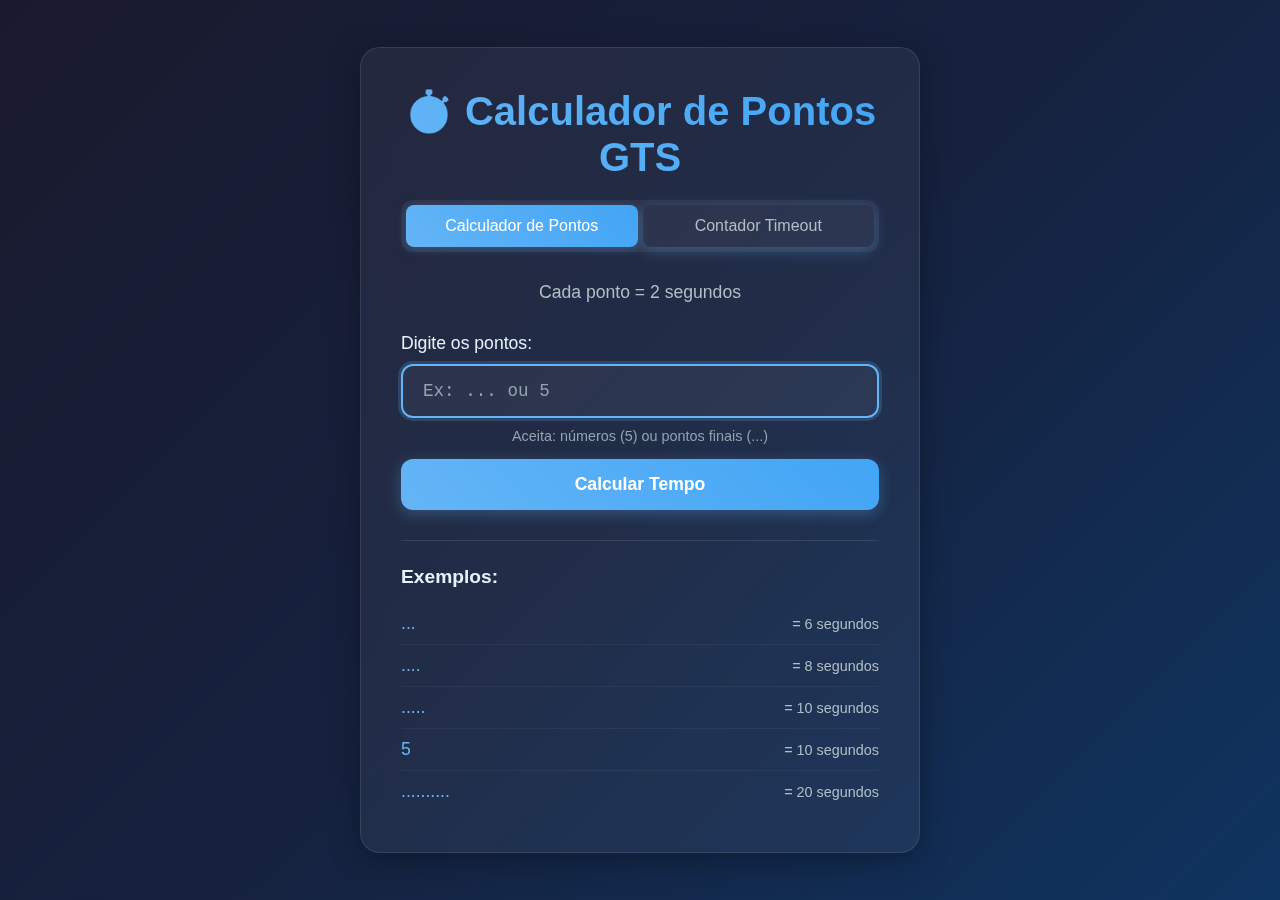
<file: index.html>
<!DOCTYPE html>
<html lang="pt-BR">
<head>
    <meta charset="UTF-8">
    <meta name="viewport" content="width=device-width, initial-scale=1.0">
    <title>Calculador de Pontos GTS</title>
    <link rel="stylesheet" href="styles.css">
</head>
<body>
    <div class="container">
        <div class="card">
            <h1>⏱️ Calculador de Pontos GTS</h1>
            
            <!-- Sistema de Abas -->
            <div class="tabs">
                <button class="tab-btn active" data-tab="points">Calculador de Pontos</button>
                <button class="tab-btn" data-tab="timeout">Contador Timeout</button>
            </div>
            
            <!-- Aba 1: Calculador de Pontos -->
            <div class="tab-content active" id="points-tab">
                <p class="subtitle">Cada ponto = 2 segundos</p>
                
                <div class="input-section">
                    <label for="points">Digite os pontos:</label>
                    <input 
                        type="text" 
                        id="points" 
                        placeholder="Ex: ... ou 5"
                        autocomplete="off"
                    >
                    <p class="input-help">Aceita: números (5) ou pontos finais (...)</p>
                    <button id="calculate">Calcular Tempo</button>
                </div>
                
                <div class="result-section" id="result" style="display: none;">
                    <div class="result-card">
                        <h2>Resultado</h2>
                        <div class="time-display">
                            <span id="timeResult">0</span>
                            <span class="unit">segundos</span>
                        </div>
                        <div class="formatted-time" id="formattedTime"></div>
                    </div>
                </div>
                
                <div class="examples">
                    <h3>Exemplos:</h3>
                    <div class="example-item">
                        <span class="example-points">...</span>
                        <span class="example-time">= 6 segundos</span>
                    </div>
                    <div class="example-item">
                        <span class="example-points">....</span>
                        <span class="example-time">= 8 segundos</span>
                    </div>
                    <div class="example-item">
                        <span class="example-points">.....</span>
                        <span class="example-time">= 10 segundos</span>
                    </div>
                    <div class="example-item">
                        <span class="example-points">5</span>
                        <span class="example-time">= 10 segundos</span>
                    </div>
                    <div class="example-item">
                        <span class="example-points">..........</span>
                        <span class="example-time">= 20 segundos</span>
                    </div>
                </div>
            </div>
            
            <!-- Aba 2: Contador de Timeout -->
            <div class="tab-content" id="timeout-tab">
                <p class="subtitle">Conta quantas vezes "Request time out" aparece</p>
                
                <div class="input-section">
                    <label for="timeout-text">Cole o texto do ping:</label>
                    <textarea 
                        id="timeout-text" 
                        placeholder="Cole aqui o resultado do comando ping..."
                        rows="10"
                    ></textarea>
                    <p class="input-help">Cole o texto completo do comando ping para contar os timeouts</p>
                    <button id="count-timeout">Contar Timeouts</button>
                </div>
                
                <div class="result-section" id="timeout-result" style="display: none;">
                    <div class="result-card">
                        <h2>Resultado</h2>
                        <div class="timeout-display">
                            <span id="timeout-count">0</span>
                            <span class="unit">timeouts</span>
                        </div>
                        <div class="timeout-info" id="timeout-info"></div>
                    </div>
                </div>
                
                <div class="examples">
                    <h3>Exemplo de uso:</h3>
                    <div class="example-text">
                        <p>Cole o resultado de um comando ping como:</p>
                        <pre>PING 172.16.32.69: 56 data bytes
Reply from 172.16.32.69: bytes=56 time=40 ms
Request time out
Request time out
Reply from 172.16.32.69: bytes=56 time=39 ms</pre>
                        <p>O sistema contará automaticamente as ocorrências de "Request time out"</p>
                    </div>
                </div>
            </div>
        </div>
    </div>
    
    <script src="script.js"></script>
</body>
</html>
</file>
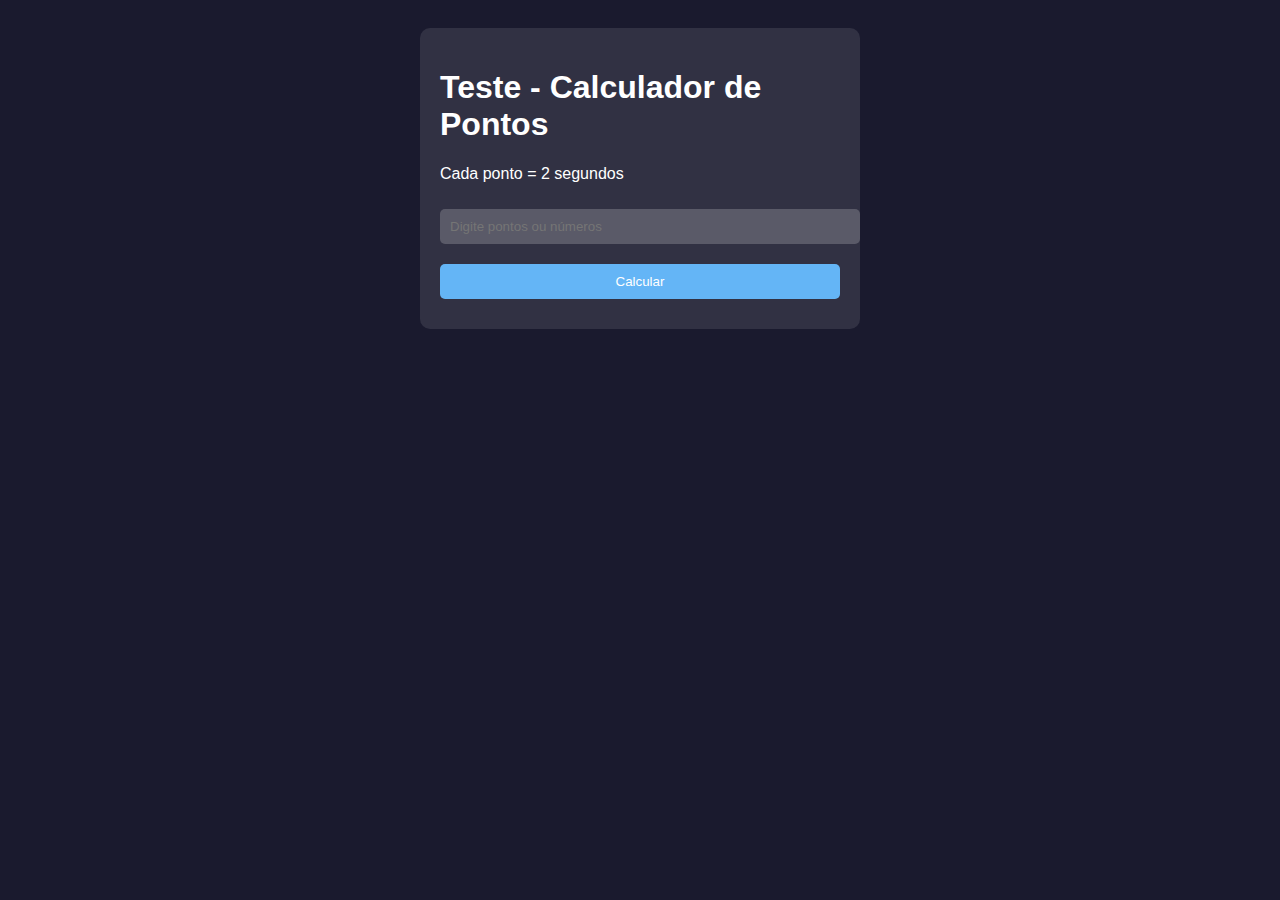
<file: test.html>
<!DOCTYPE html>
<html lang="pt-BR">
<head>
    <meta charset="UTF-8">
    <meta name="viewport" content="width=device-width, initial-scale=1.0">
    <title>Teste - Calculador de Pontos</title>
    <style>
        body {
            font-family: Arial, sans-serif;
            background: #1a1a2e;
            color: white;
            padding: 20px;
        }
        .container {
            max-width: 400px;
            margin: 0 auto;
            background: rgba(255,255,255,0.1);
            padding: 20px;
            border-radius: 10px;
        }
        input, button {
            width: 100%;
            padding: 10px;
            margin: 10px 0;
            border: none;
            border-radius: 5px;
        }
        input {
            background: rgba(255,255,255,0.2);
            color: white;
        }
        button {
            background: #64b5f6;
            color: white;
            cursor: pointer;
        }
        #result {
            margin-top: 20px;
            padding: 10px;
            background: rgba(100,181,246,0.2);
            border-radius: 5px;
            display: none;
        }
    </style>
</head>
<body>
    <div class="container">
        <h1>Teste - Calculador de Pontos</h1>
        <p>Cada ponto = 2 segundos</p>
        
        <input type="text" id="points" placeholder="Digite pontos ou números">
        <button onclick="calculate()">Calcular</button>
        
        <div id="result">
            <h3>Resultado:</h3>
            <p id="timeResult">0 segundos</p>
        </div>
    </div>

    <script>
        function calculate() {
            const input = document.getElementById('points').value;
            const result = document.getElementById('result');
            const timeResult = document.getElementById('timeResult');
            
            console.log('Input:', input);
            
            // Limpar e contar pontos
            const cleanInput = input.replace(/[^\d•]/g, '');
            console.log('Input limpo:', cleanInput);
            
            let pointCount = 0;
            
            if (/^\d+$/.test(cleanInput)) {
                pointCount = parseInt(cleanInput);
                console.log('Usando número:', pointCount);
            } else {
                pointCount = (cleanInput.match(/•/g) || []).length;
                console.log('Contando pontos:', pointCount);
            }
            
            const seconds = pointCount * 2;
            console.log('Segundos:', seconds);
            
            timeResult.textContent = seconds + ' segundos';
            result.style.display = 'block';
        }
        
        // Teste automático
        console.log('Página carregada!');
        document.getElementById('points').addEventListener('input', function() {
            console.log('Input alterado:', this.value);
        });
    </script>
</body>
</html>
</file>
<file: styles.css>
* {
    margin: 0;
    padding: 0;
    box-sizing: border-box;
}

body {
    font-family: 'Segoe UI', Tahoma, Geneva, Verdana, sans-serif;
    background: linear-gradient(135deg, #1a1a2e 0%, #16213e 50%, #0f3460 100%);
    min-height: 100vh;
    display: flex;
    align-items: center;
    justify-content: center;
    color: #ffffff;
}

.container {
    width: 100%;
    max-width: 600px;
    padding: 20px;
}

.card {
    background: rgba(255, 255, 255, 0.05);
    backdrop-filter: blur(10px);
    border-radius: 20px;
    padding: 40px;
    box-shadow: 0 8px 32px rgba(0, 0, 0, 0.3);
    border: 1px solid rgba(255, 255, 255, 0.1);
}

h1 {
    text-align: center;
    margin-bottom: 20px;
    font-size: 2.5rem;
    background: linear-gradient(45deg, #64b5f6, #42a5f5);
    -webkit-background-clip: text;
    -webkit-text-fill-color: transparent;
    background-clip: text;
}

/* Sistema de Abas */
.tabs {
    display: flex;
    margin-bottom: 30px;
    background: rgba(255, 255, 255, 0.05);
    border-radius: 12px;
    padding: 5px;
    gap: 5px;
}

.tab-btn {
    flex: 1;
    padding: 12px 20px;
    background: transparent;
    border: none;
    border-radius: 8px;
    color: #b0bec5;
    font-size: 1rem;
    font-weight: 500;
    cursor: pointer;
    transition: all 0.3s ease;
}

.tab-btn.active {
    background: linear-gradient(45deg, #64b5f6, #42a5f5);
    color: white;
    box-shadow: 0 2px 10px rgba(100, 181, 246, 0.3);
}

.tab-btn:hover:not(.active) {
    background: rgba(255, 255, 255, 0.1);
    color: #e3f2fd;
}

.tab-content {
    display: none;
}

.tab-content.active {
    display: block;
}

.subtitle {
    text-align: center;
    color: #b0bec5;
    margin-bottom: 30px;
    font-size: 1.1rem;
}

.input-section {
    margin-bottom: 30px;
}

label {
    display: block;
    margin-bottom: 10px;
    color: #e3f2fd;
    font-weight: 500;
    font-size: 1.1rem;
}

input, textarea {
    width: 100%;
    padding: 15px 20px;
    border: 2px solid rgba(255, 255, 255, 0.1);
    border-radius: 12px;
    background: rgba(255, 255, 255, 0.05);
    color: #ffffff;
    font-size: 1.1rem;
    margin-bottom: 10px;
    transition: all 0.3s ease;
    font-family: 'Courier New', monospace;
    resize: vertical;
}

textarea {
    min-height: 150px;
    line-height: 1.5;
}

input:focus, textarea:focus {
    outline: none;
    border-color: #64b5f6;
    box-shadow: 0 0 0 3px rgba(100, 181, 246, 0.2);
}

input::placeholder, textarea::placeholder {
    color: #90a4ae;
}

.input-help {
    color: #90a4ae;
    font-size: 0.9rem;
    margin-bottom: 15px;
    text-align: center;
}

button {
    width: 100%;
    padding: 15px;
    background: linear-gradient(45deg, #64b5f6, #42a5f5);
    border: none;
    border-radius: 12px;
    color: white;
    font-size: 1.1rem;
    font-weight: 600;
    cursor: pointer;
    transition: all 0.3s ease;
    box-shadow: 0 4px 15px rgba(100, 181, 246, 0.3);
}

button:hover {
    transform: translateY(-2px);
    box-shadow: 0 6px 20px rgba(100, 181, 246, 0.4);
}

button:active {
    transform: translateY(0);
}

.result-section {
    margin-bottom: 30px;
    animation: fadeIn 0.5s ease;
}

.result-card {
    background: rgba(100, 181, 246, 0.1);
    border: 1px solid rgba(100, 181, 246, 0.2);
    border-radius: 15px;
    padding: 25px;
    text-align: center;
}

.result-card h2 {
    color: #64b5f6;
    margin-bottom: 15px;
    font-size: 1.5rem;
}

.time-display, .timeout-display {
    margin-bottom: 10px;
}

#timeResult, #timeout-count {
    font-size: 3rem;
    font-weight: bold;
    color: #ffffff;
    text-shadow: 0 0 10px rgba(100, 181, 246, 0.5);
}

.unit {
    font-size: 1.2rem;
    color: #b0bec5;
    margin-left: 10px;
}

.formatted-time, .timeout-info {
    color: #90a4ae;
    font-size: 1rem;
}

.examples {
    border-top: 1px solid rgba(255, 255, 255, 0.1);
    padding-top: 25px;
}

.examples h3 {
    color: #e3f2fd;
    margin-bottom: 15px;
    font-size: 1.2rem;
}

.example-item {
    display: flex;
    justify-content: space-between;
    align-items: center;
    padding: 10px 0;
    border-bottom: 1px solid rgba(255, 255, 255, 0.05);
}

.example-item:last-child {
    border-bottom: none;
}

.example-points {
    color: #64b5f6;
    font-size: 1.1rem;
    font-weight: 500;
}

.example-time {
    color: #b0bec5;
    font-size: 0.9rem;
}

.example-text {
    color: #b0bec5;
    font-size: 0.9rem;
}

.example-text p {
    margin-bottom: 10px;
}

.example-text pre {
    background: rgba(0, 0, 0, 0.3);
    padding: 15px;
    border-radius: 8px;
    font-family: 'Courier New', monospace;
    font-size: 0.8rem;
    color: #64b5f6;
    margin: 10px 0;
    overflow-x: auto;
    border: 1px solid rgba(100, 181, 246, 0.2);
}

@keyframes fadeIn {
    from {
        opacity: 0;
        transform: translateY(20px);
    }
    to {
        opacity: 1;
        transform: translateY(0);
    }
}

/* Responsividade */
@media (max-width: 600px) {
    .container {
        padding: 15px;
    }
    
    .card {
        padding: 25px;
    }
    
    h1 {
        font-size: 2rem;
    }
    
    #timeResult, #timeout-count {
        font-size: 2.5rem;
    }
    
    .example-item {
        flex-direction: column;
        align-items: flex-start;
        gap: 5px;
    }
    
    .tabs {
        flex-direction: column;
    }
    
    .tab-btn {
        font-size: 0.9rem;
        padding: 10px 15px;
    }
}
</file>
